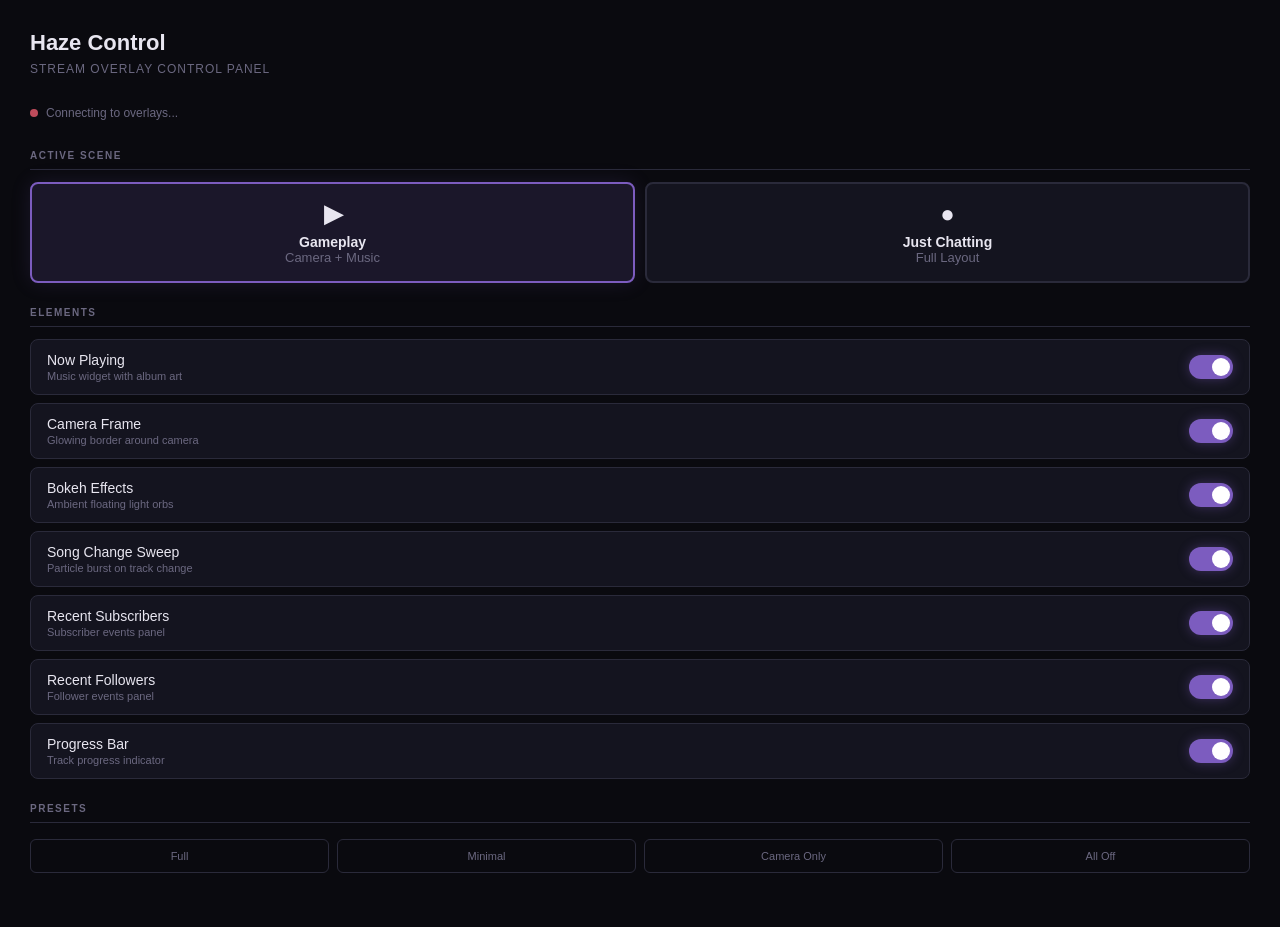
<file: control.html>
<!DOCTYPE html>
<html lang="en">
<head>
  <meta charset="UTF-8">
  <meta name="viewport" content="width=device-width, initial-scale=1.0">
  <title>Haze — Control Panel</title>
  <style>
    *, *::before, *::after { margin: 0; padding: 0; box-sizing: border-box; }

    :root {
      --bg: #0a0a0f;
      --surface: #14141f;
      --border: #2a2a3a;
      --accent: #7c5cbf;
      --glow: #9d7fff;
      --text: #e8e6f0;
      --muted: #6b6880;
      --dim: #4a4760;
      --danger: #bf4c5c;
      --success: #4cbf6a;
    }

    body {
      background: var(--bg);
      color: var(--text);
      font-family: 'Segoe UI', -apple-system, BlinkMacSystemFont, sans-serif;
      min-height: 100vh;
      padding: 30px;
      -webkit-font-smoothing: antialiased;
    }

    h1 {
      font-size: 22px;
      font-weight: 600;
      margin-bottom: 6px;
    }

    .subtitle {
      font-size: 12px;
      color: var(--muted);
      letter-spacing: 1px;
      text-transform: uppercase;
      margin-bottom: 30px;
    }

    .status-bar {
      display: flex;
      align-items: center;
      gap: 8px;
      margin-bottom: 30px;
      font-size: 12px;
      color: var(--muted);
    }

    .status-dot {
      width: 8px;
      height: 8px;
      border-radius: 50%;
      background: var(--danger);
      transition: background 0.3s;
    }

    .status-dot.connected {
      background: var(--success);
      box-shadow: 0 0 8px rgba(76, 191, 106, 0.4);
    }

    /* ── Section ─────────────────────────── */

    .section {
      margin-bottom: 24px;
    }

    .section-title {
      font-size: 10px;
      font-weight: 600;
      letter-spacing: 1.5px;
      text-transform: uppercase;
      color: var(--muted);
      margin-bottom: 12px;
      padding-bottom: 8px;
      border-bottom: 1px solid var(--border);
    }

    /* ── Toggle Row ──────────────────────── */

    .toggle-row {
      display: flex;
      align-items: center;
      justify-content: space-between;
      padding: 12px 16px;
      background: var(--surface);
      border: 1px solid var(--border);
      border-radius: 8px;
      margin-bottom: 8px;
      transition: border-color 0.2s;
    }

    .toggle-row:hover {
      border-color: var(--accent);
    }

    .toggle-label {
      font-size: 14px;
      font-weight: 500;
    }

    .toggle-desc {
      font-size: 11px;
      color: var(--muted);
      margin-top: 2px;
    }

    /* Toggle switch */
    .toggle {
      position: relative;
      width: 44px;
      height: 24px;
      flex-shrink: 0;
    }

    .toggle input {
      opacity: 0;
      width: 0;
      height: 0;
    }

    .toggle .slider {
      position: absolute;
      inset: 0;
      background: var(--border);
      border-radius: 12px;
      cursor: pointer;
      transition: background 0.3s;
    }

    .toggle .slider::before {
      content: '';
      position: absolute;
      width: 18px;
      height: 18px;
      left: 3px;
      top: 3px;
      background: var(--text);
      border-radius: 50%;
      transition: transform 0.3s, background 0.3s;
    }

    .toggle input:checked + .slider {
      background: var(--accent);
      box-shadow: 0 0 12px rgba(124, 92, 191, 0.4);
    }

    .toggle input:checked + .slider::before {
      transform: translateX(20px);
      background: #fff;
    }

    /* ── Scene Buttons ───────────────────── */

    .scene-buttons {
      display: grid;
      grid-template-columns: 1fr 1fr;
      gap: 10px;
    }

    .scene-btn {
      padding: 16px;
      background: var(--surface);
      border: 2px solid var(--border);
      border-radius: 8px;
      color: var(--text);
      font-size: 14px;
      font-weight: 600;
      cursor: pointer;
      transition: all 0.2s;
      text-align: center;
    }

    .scene-btn:hover {
      border-color: var(--accent);
      background: rgba(124, 92, 191, 0.08);
    }

    .scene-btn.active {
      border-color: var(--accent);
      background: rgba(124, 92, 191, 0.15);
      box-shadow: 0 0 20px rgba(124, 92, 191, 0.15);
    }

    .scene-btn .scene-icon {
      font-size: 24px;
      margin-bottom: 6px;
    }

    .scene-btn .scene-name {
      font-size: 13px;
      color: var(--muted);
      font-weight: 400;
    }

    /* ── Overlay Tabs ────────────────────── */

    .overlay-tabs {
      display: grid;
      grid-template-columns: 1fr 1fr;
      gap: 10px;
      margin-bottom: 10px;
    }

    .tab-btn {
      padding: 10px;
      background: var(--surface);
      border: 1px solid var(--border);
      border-radius: 6px;
      color: var(--muted);
      font-size: 12px;
      font-weight: 500;
      cursor: pointer;
      transition: all 0.2s;
      text-align: center;
    }

    .tab-btn:hover {
      border-color: var(--accent);
      color: var(--text);
    }

    .tab-btn.active {
      border-color: var(--accent);
      color: var(--text);
      background: rgba(124, 92, 191, 0.1);
    }

    /* ── Preset Buttons ──────────────────── */

    .preset-row {
      display: flex;
      gap: 8px;
      margin-top: 16px;
    }

    .preset-btn {
      flex: 1;
      padding: 10px;
      background: transparent;
      border: 1px solid var(--border);
      border-radius: 6px;
      color: var(--muted);
      font-size: 11px;
      cursor: pointer;
      transition: all 0.2s;
    }

    .preset-btn:hover {
      border-color: var(--accent);
      color: var(--text);
    }
  </style>
</head>
<body>

  <h1>Haze Control</h1>
  <div class="subtitle">Stream Overlay Control Panel</div>

  <div class="status-bar">
    <div class="status-dot" id="status-dot"></div>
    <span id="status-text">Connecting to overlays...</span>
  </div>

  <!-- ── Scene Switcher ──────────────────── -->
  <div class="section">
    <div class="section-title">Active Scene</div>
    <div class="scene-buttons">
      <button class="scene-btn active" data-scene="gameplay" onclick="switchScene('gameplay')">
        <div class="scene-icon">&#9654;</div>
        <div>Gameplay</div>
        <div class="scene-name">Camera + Music</div>
      </button>
      <button class="scene-btn" data-scene="chatting" onclick="switchScene('chatting')">
        <div class="scene-icon">&#9679;</div>
        <div>Just Chatting</div>
        <div class="scene-name">Full Layout</div>
      </button>
    </div>
  </div>

  <!-- ── Overlay Toggles ─────────────────── -->
  <div class="section">
    <div class="section-title">Elements</div>

    <div class="toggle-row">
      <div>
        <div class="toggle-label">Now Playing</div>
        <div class="toggle-desc">Music widget with album art</div>
      </div>
      <label class="toggle">
        <input type="checkbox" checked data-toggle="music" onchange="sendToggle('music', this.checked)">
        <span class="slider"></span>
      </label>
    </div>

    <div class="toggle-row">
      <div>
        <div class="toggle-label">Camera Frame</div>
        <div class="toggle-desc">Glowing border around camera</div>
      </div>
      <label class="toggle">
        <input type="checkbox" checked data-toggle="camera" onchange="sendToggle('camera', this.checked)">
        <span class="slider"></span>
      </label>
    </div>

    <div class="toggle-row">
      <div>
        <div class="toggle-label">Bokeh Effects</div>
        <div class="toggle-desc">Ambient floating light orbs</div>
      </div>
      <label class="toggle">
        <input type="checkbox" checked data-toggle="bokeh" onchange="sendToggle('bokeh', this.checked)">
        <span class="slider"></span>
      </label>
    </div>

    <div class="toggle-row">
      <div>
        <div class="toggle-label">Song Change Sweep</div>
        <div class="toggle-desc">Particle burst on track change</div>
      </div>
      <label class="toggle">
        <input type="checkbox" checked data-toggle="sweep" onchange="sendToggle('sweep', this.checked)">
        <span class="slider"></span>
      </label>
    </div>

    <div class="toggle-row">
      <div>
        <div class="toggle-label">Recent Subscribers</div>
        <div class="toggle-desc">Subscriber events panel</div>
      </div>
      <label class="toggle">
        <input type="checkbox" checked data-toggle="subs" onchange="sendToggle('subs', this.checked)">
        <span class="slider"></span>
      </label>
    </div>

    <div class="toggle-row">
      <div>
        <div class="toggle-label">Recent Followers</div>
        <div class="toggle-desc">Follower events panel</div>
      </div>
      <label class="toggle">
        <input type="checkbox" checked data-toggle="follows" onchange="sendToggle('follows', this.checked)">
        <span class="slider"></span>
      </label>
    </div>

    <div class="toggle-row">
      <div>
        <div class="toggle-label">Progress Bar</div>
        <div class="toggle-desc">Track progress indicator</div>
      </div>
      <label class="toggle">
        <input type="checkbox" checked data-toggle="progress" onchange="sendToggle('progress', this.checked)">
        <span class="slider"></span>
      </label>
    </div>
  </div>

  <!-- ── Quick Presets ───────────────────── -->
  <div class="section">
    <div class="section-title">Presets</div>
    <div class="preset-row">
      <button class="preset-btn" onclick="applyPreset('full')">Full</button>
      <button class="preset-btn" onclick="applyPreset('minimal')">Minimal</button>
      <button class="preset-btn" onclick="applyPreset('camera-only')">Camera Only</button>
      <button class="preset-btn" onclick="applyPreset('all-off')">All Off</button>
    </div>
  </div>

  <script>
    // ── State ──────────────────────────────────────

    const channel = new BroadcastChannel("haze-overlay");
    let connected = false;

    channel.onmessage = (e) => {
      if (e.data.type === "overlay-ready") {
        connected = true;
        document.getElementById("status-dot").classList.add("connected");
        document.getElementById("status-text").textContent = "Overlay connected";
      }
    };

    // Send heartbeat ping and listen for pong
    setInterval(() => {
      channel.postMessage({ type: "ping" });
      connected = false;
      document.getElementById("status-dot").classList.remove("connected");
      document.getElementById("status-text").textContent = "Searching...";
    }, 3000);

    // ── Send Commands ──────────────────────────────

    function send(type, payload) {
      channel.postMessage({ type, ...payload });
    }

    function sendToggle(feature, enabled) {
      send("toggle", { feature, enabled });
    }

    function switchScene(scene) {
      document.querySelectorAll(".scene-btn").forEach((b) => b.classList.remove("active"));
      document.querySelector(`.scene-btn[data-scene="${scene}"]`).classList.add("active");
      send("scene", { scene });
    }

    function applyPreset(name) {
      const presets = {
        full: { music: true, camera: true, bokeh: true, sweep: true, subs: true, follows: true, progress: true },
        minimal: { music: true, camera: true, bokeh: false, sweep: false, subs: false, follows: false, progress: true },
        "camera-only": { music: false, camera: true, bokeh: false, sweep: false, subs: false, follows: false, progress: false },
        "all-off": { music: false, camera: false, bokeh: false, sweep: false, subs: false, follows: false, progress: false },
      };

      const preset = presets[name];
      if (!preset) return;

      // Update toggles and send
      document.querySelectorAll(".toggle input").forEach((input) => {
        const feature = input.dataset.toggle;
        if (feature in preset) {
          input.checked = preset[feature];
          sendToggle(feature, preset[feature]);
        }
      });
    }
  </script>
</body>
</html>
</file>
